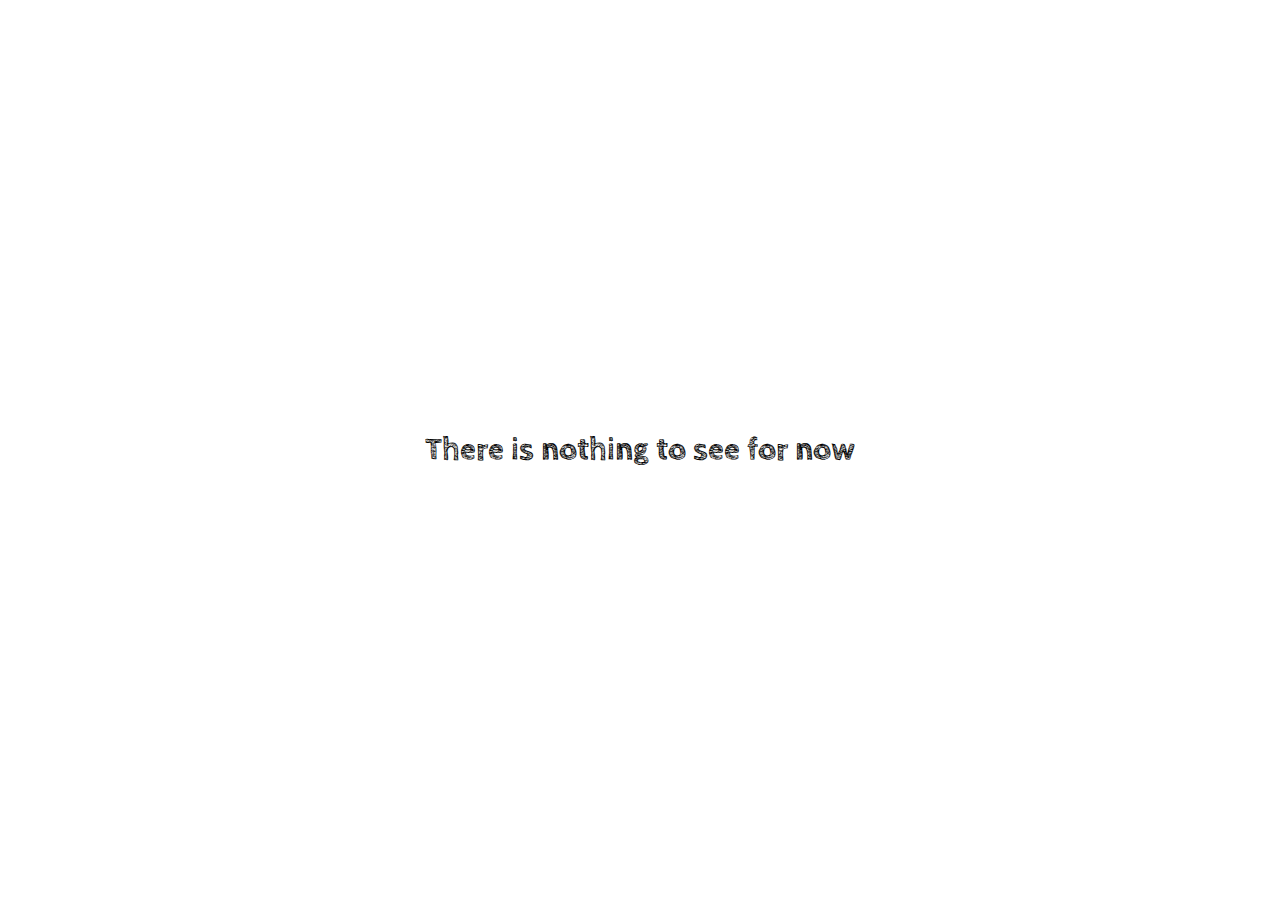
<file: index.html>
<!DOCTYPE html>
<html>

<head>

  <meta charset="UTF-8">

  <title>Vincenzo Minolfi</title>

  <!--<link href='http://fonts.googleapis.com/css?family=Roboto:400,700' rel='stylesheet' type='text/css'>-->
  <meta name="viewport" content="width=device-width,user-scalable=yes,initial-scale=1.0, minimum-scale=1.0, maximum-scale=2.0">

  <link href="https://fonts.googleapis.com/css?family=Cabin+Sketch|Special+Elite&display=swap" rel="stylesheet">

  <style>
    * {
      padding: 0;
      margin: 0;
    }
    body {
      display: flex;
      justify-content: center;
      align-items: center;

      font-size: 2rem;
      font-family: "Cabin Sketch";
      font-weight: bold;

      width: 100vw;
      height: 100vh;
    }
  </style>

</head>

<body>
  
  There is nothing to see for now

</body>

</html>
</file>
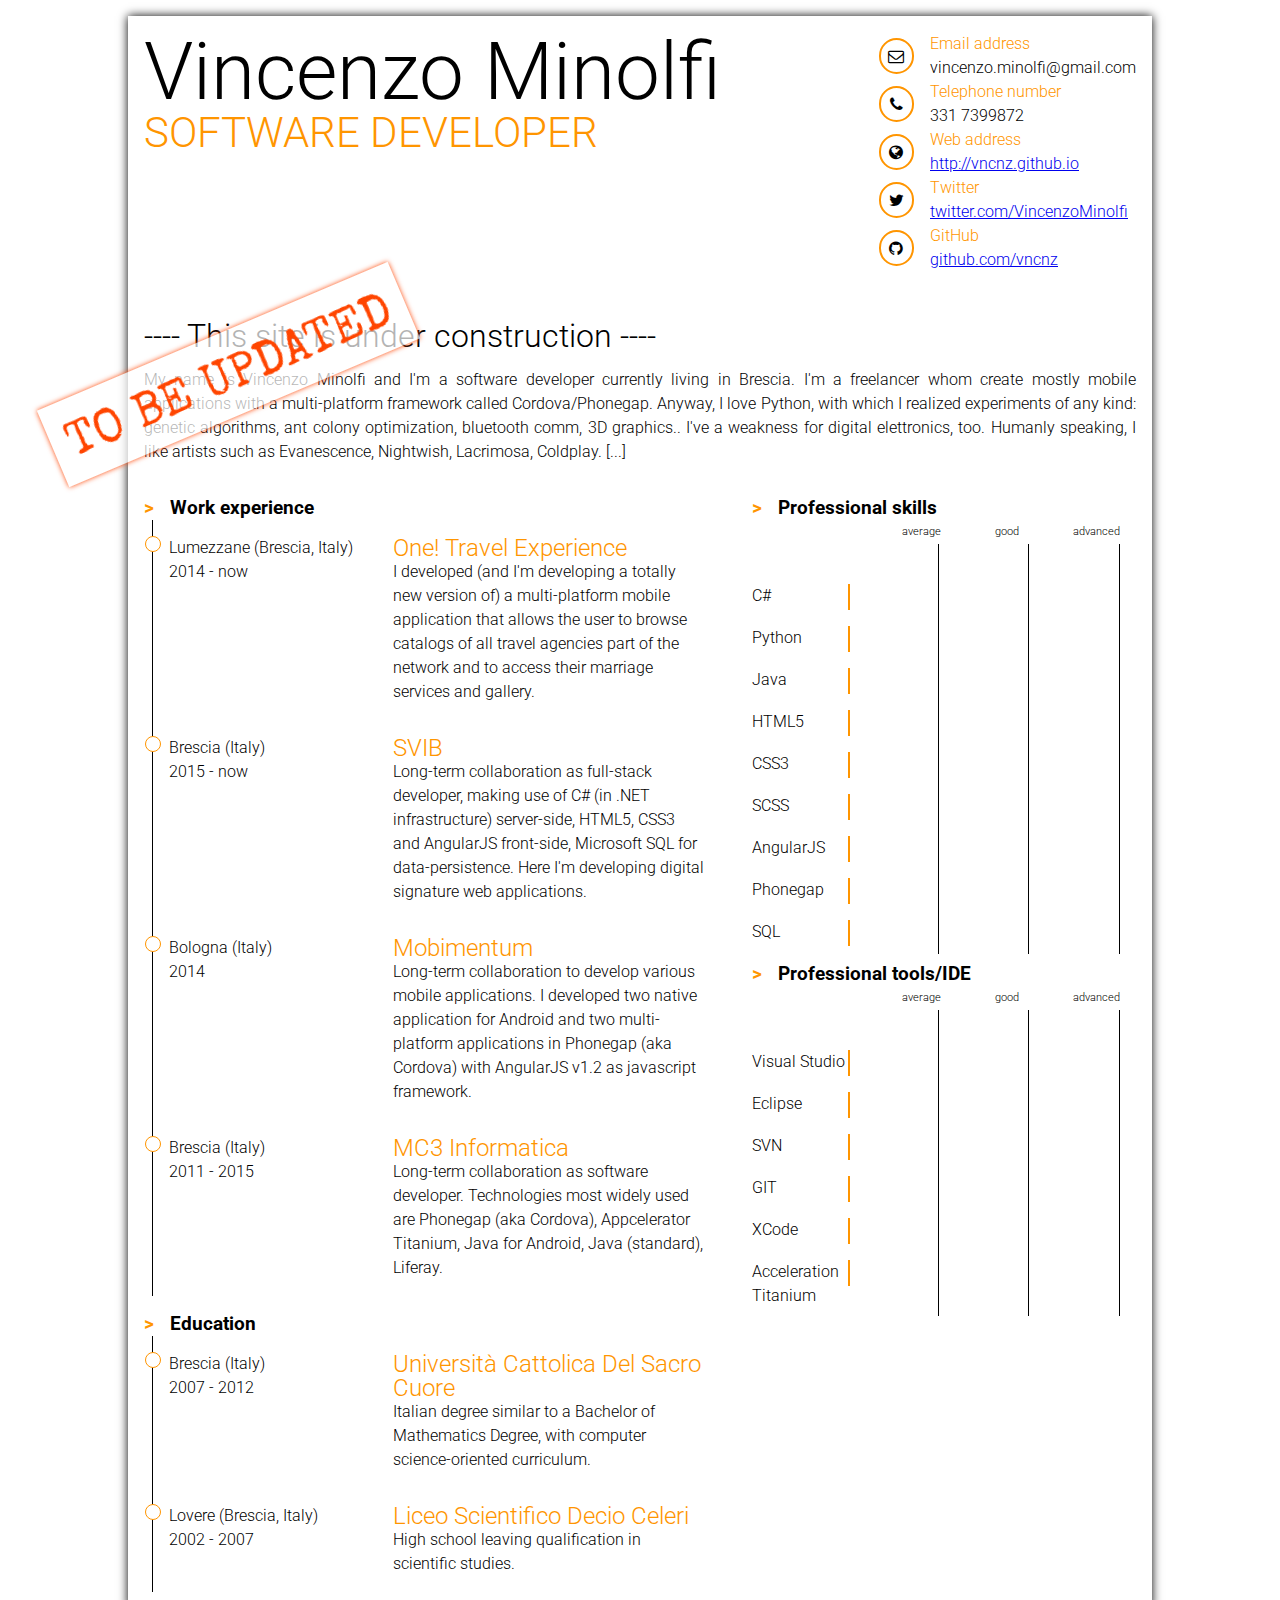
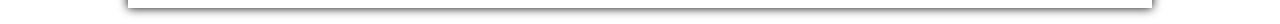
<file: index_old.html>
<!DOCTYPE html>
<html>

<head>

  <meta charset="UTF-8">

  <title>Vincenzo Minolfi</title>

  <!--<link href='http://fonts.googleapis.com/css?family=Roboto:400,700' rel='stylesheet' type='text/css'>-->

  <meta name="viewport" content="width=device-width,user-scalable=yes,initial-scale=1.0, minimum-scale=1.0, maximum-scale=2.0">

    <link rel="stylesheet" href="css/style.css" type="text/css" />
    <link rel="stylesheet" href="fontawesome430/css/font-awesome.min.css">

    <link href="https://fonts.googleapis.com/css?family=Cabin+Sketch|Special+Elite&display=swap" rel="stylesheet">

    <script src="js/prefixfree.js"></script>

    <style media="print">
    :root {
      font-size: 10pt;
    }
    .datesColumn {
      width: 200pt !important;
    }
    #graph-column {
      min-width: 180pt !important;
      width: 180pt !important;
    }
    </style>

</head>

<body>
  <!--<div id="rule"></div>-->
  <div id="main-content">
    <header>
      <div id="header-name">
        <div>Vincenzo Minolfi</div>
        <div>Software developer</div>
      </div>
      <ul id="contacts">
        <li>
          <i class="contact-icon fa fa-fw fa-envelope-o"></i>
          <div class="contact-description">
            <div class="contact-type">Email address</div>
            <div class="contact-value">vincenzo.minolfi@gmail.com</div>
          </div>
        </li>
        <li>
          <i class="contact-icon fa fa-fw fa-phone"></i>
          <div class="contact-description">
            <div class="contact-type">Telephone number</div>
            <div class="contact-value">331 7399872</div>
          </div>
        </li>
        <li>
          <i class="contact-icon fa fa-fw fa-globe"></i>
          <div class="contact-description">
            <div class="contact-type">Web address</div>
            <a class="contact-value" href="http://vncnz.github.io">http://vncnz.github.io</a>
          </div>
        </li>
        <li>
          <i class="contact-icon fa fa-fw fa-twitter"></i>
          <div class="contact-description">
            <div class="contact-type">Twitter</div>
            <a class="contact-value" href="http://twitter.com/VincenzoMinolfi" target="_blank">twitter.com/VincenzoMinolfi</a>
          </div>
        </li>
        <li>
          <i class="contact-icon fa fa-fw fa-github"></i>
          <div class="contact-description">
            <div class="contact-type">GitHub</div>
            <a class="contact-value" href="http://github.com/vncnz" target="_blank">github.com/vncnz</a>
          </div>
        </li>
      </ul>
    </header>

    
    
    
    
    <div id="man-description">
      <div id="man-description-short">
        ---- This site is under construction ----
      </div>
      <div id="man-description-long">
        My name is Vincenzo Minolfi and I&apos;m a software developer currently living in Brescia. I&apos;m a freelancer whom create mostly mobile applications with a multi-platform framework called Cordova/Phonegap. Anyway, I love Python, with which I realized experiments of any kind: genetic algorithms, ant colony optimization, bluetooth comm, 3D graphics.. I've a weakness for digital elettronics, too. Humanly speaking, I like artists such as Evanescence, Nightwish, Lacrimosa, Coldplay. [...]
      </div>
    </div>
    
    <div id="body-cv">
      <div id="text-column">
        <article id="work-experience" class="textual">
          <h3>Work experience</h3>
          <ul>
            <li>
              <div class="circle"></div>
              <div class="datesColumn where-and-when">
                <div>Lumezzane (Brescia, Italy)</div>
                <div>2014 - now</div>
              </div>
              <div class="what-and-how">
                <div class="what">One! Travel Experience</div>
                <div>
                  I developed (and I&apos;m developing a totally new version of) a multi-platform mobile application that allows the user to browse catalogs of all travel agencies part of the network and to access their marriage services and gallery.
                </div>
              </div>
            </li>
            <li>
              <div class="circle"></div>
              <div class="datesColumn where-and-when">
                <div>Brescia (Italy)</div>
                <div>2015 - now</div>
              </div>
              <div class="what-and-how">
                <div class="what">SVIB</div>
                <div>
                  Long-term collaboration as full-stack developer, making use of C# (in .NET infrastructure) server-side, HTML5, CSS3 and AngularJS front-side, Microsoft SQL for data-persistence. Here I&apos;m developing digital signature web applications.
                </div>
              </div>
            </li>

            <li>
              <div class="circle"></div>
              <div class="datesColumn where-and-when">
                <div>Bologna (Italy)</div>
                <div>2014</div>
              </div>
              <div class="what-and-how">
                <div class="what">Mobimentum</div>
                <div>
                  Long-term collaboration to develop various mobile applications. I developed two native application for Android and two multi-platform applications in Phonegap (aka Cordova) with AngularJS v1.2 as javascript framework.
                </div>
              </div>
            </li>

            <li>
              <div class="circle"></div>
              <div class="datesColumn where-and-when">
                <div>Brescia (Italy)</div>
                <div>2011 - 2015</div>
              </div>
              <div class="what-and-how">
                <div class="what">MC3 Informatica</div>
                <div>
                  Long-term collaboration as software developer. Technologies most widely used are Phonegap (aka Cordova), Appcelerator Titanium, Java for Android, Java (standard), Liferay.
                </div>
              </div>
            </li>
          </ul>
        </article>



        <article id="education-experience" class="textual">
          <h3>Education</h3>
          <ul>
            <li>
              <!--<i class="fa fa-fw fa-circle-o"></i>-->
              <div class="circle"></div>
              <div class="datesColumn where-and-when">
                <div>Brescia (Italy)</div>
                <div>2007 - 2012</div>
              </div>
              <div class="what-and-how">
                <div class="what">Universit&agrave; Cattolica Del Sacro Cuore</div>
                <div>
                  Italian degree similar to a Bachelor of Mathematics Degree, with computer science-oriented curriculum.
                </div>
              </div>
            </li>

            <li>
              <!--<i class="fa fa-fw fa-circle-o"></i>-->
              <div class="circle"></div>
              <div class="datesColumn where-and-when">
                <div>Lovere (Brescia, Italy)</div>
                <div>2002 - 2007</div>
              </div>
              <div class="what-and-how">
                <div class="what">Liceo Scientifico Decio Celeri</div>
                <div>
                  High school leaving qualification in scientific studies.
                </div>
              </div>
            </li>
          </ul>
        </article>

      </div>

      <div id="graph-column">
        <article id="professional-skills" class="graphic">
          <h3>Professional skills</h3>
          <div class="schema">
            <div class="schema-row">
              <div>&nbsp;</div>
              <div>average</div>
              <div>good</div>
              <div>advanced</div>
            </div>
            <div class="schema-row">
              <div>&nbsp;</div>
              <div>&nbsp;</div>
              <div>&nbsp;</div>
              <div>&nbsp;</div>
            </div>
          </div>
          <br/>
          <br/>
          <ul class="rects">
            <li>
              <div>C#</div>
              <div><div class="rect rect70">&nbsp;</div></div>
            </li>
            <li>
              <div>Python</div>
              <div><div class="rect rect70">&nbsp;</div></div>
            </li>
            <li>
              <div>Java</div>
              <div><div class="rect rect40">&nbsp;</div></div>
            </li>
            <li>
              <div>HTML5</div>
              <div><div class="rect rect80">&nbsp;</div></div>
            </li>
            <li>
              <div>CSS3</div>
              <div><div class="rect rect100">&nbsp;</div></div>
            </li>
            <li>
              <div>SCSS</div>
              <div><div class="rect rect40">&nbsp;</div></div>
            </li>
            <li>
              <div>AngularJS</div>
              <div><div class="rect rect80">&nbsp;</div></div>
            </li>
            <li>
              <div>Phonegap</div>
              <div><div class="rect rect90">&nbsp;</div></div>
            </li>
            <li>
              <div>SQL</div>
              <div><div class="rect rect40">&nbsp;</div></div>
            </li>
          </ul>
        </article>

        <article id="professional-skills" class="graphic">
          <h3>Professional tools/IDE</h3>
          <div class="schema">
            <div class="schema-row">
              <div>&nbsp;</div>
              <div>average</div>
              <div>good</div>
              <div>advanced</div>
            </div>
            <div class="schema-row">
              <div>&nbsp;</div>
              <div>&nbsp;</div>
              <div>&nbsp;</div>
              <div>&nbsp;</div>
            </div>
          </div>
          <br/>
          <br/>
          <ul class="rects">
            <li>
              <div>Visual Studio</div>
              <div><div class="rect rect40">&nbsp;</div></div>
            </li>
            <li>
              <div>Eclipse</div>
              <div><div class="rect rect50">&nbsp;</div></div>
            </li>
            <li>
              <div>SVN</div>
              <div><div class="rect rect60">&nbsp;</div></div>
            </li>
            <li>
              <div>GIT</div>
              <div><div class="rect rect50">&nbsp;</div></div>
            </li>
            <li>
              <div>XCode</div>
              <div><div class="rect rect40">&nbsp;</div></div>
            </li>
            
            <li>
              <div>Acceleration Titanium</div>
              <div><div class="rect rect60">&nbsp;</div></div>
            </li>
          </ul>
        </article>

      </div>
    
    </div>
    
  </div>

  <!--<div id="perfecttoprint">Perfect to print!</div>-->
  <div id="perfecttoprint">TO BE UPDATED</div>

</body>

</html>
</file>
<file: css/style.css>
@import url(http://fonts.googleapis.com/css?family=Roboto:100,300,700);
* {
  -webkit-box-sizing: border-box;
  -moz-box-sizing: border-box;
  box-sizing: border-box;
  margin: 0;
  padding: 0;
}

html {
  height: 100%;
}

body {
  font: 300 1em/1.5em 'Roboto', sans-serif;
  margin: 0;
  display: flex;
  flex-direction: row;
  justify-content: left;
}

#perfecttoprint {
  position: fixed;
  top: 37%;
  left: 3%;
  font-size: 3rem;
  transform: rotate(-23deg);
  line-height: 1.5;
  font-family: 'Special Elite', cursive;
  box-shadow: 0 0 5px orangered;

  background-color: rgba(255,255,255,0.7);
  padding: 0.7rem 1rem 0;
  color: orangered;
}

@media only screen and (min-width: 1024px) {
  #main-content {
    max-width: 1024px;
    margin: 1rem auto;
    box-shadow: 0 0 .6rem black;
    height: auto;
  }
}

header {
  display: flex;
  flex-direction: row;
  justify-content: space-between;
  width: 100%;
}

#header-name {
  margin: 1rem;
}

#header-name *:nth-child(1) {
  font-size: 500%;
  line-height: 100%;
}

#header-name *:nth-child(2) {
  font-size: 260%;
  line-height: 100%;
  text-transform: uppercase;
  color: #FF9500;
}

#contacts {
  list-style: none;
  margin: 1rem;
}

#contacts li {
  display: flex;
  flex-direction: row;
  align-items: center;
  margin: 0;
}

#contacts .contact-icon {
  display: block;
  width: 2.2rem;
  height: 2.2rem;
  line-height: 2.1rem;
  text-align: center;
  border: 2px solid #FF9500;
  border-radius: 50%;
  margin-right: 1rem;
  transition: border .8s .3s linear, color .8s linear, transform .5s linear;
}

#contacts li:hover .contact-icon {
  border-color: transparent;
  color: #FF9500;
  transform: scale(2.5);
  transition: border .8s linear, color .8s linear, transform .5s .3s linear;
}

#contacts .contact-type {
  color: #FF9500;
}

#man-description {
  margin: 1rem;
}

#man-description-long {
  text-align: justify;
}

#man-description-short {
  font-size: 200%;
  line-height: 200%;
}

#body-cv {
  display: flex;
  flex-direction: row;
}

#rule {
  position: fixed;
  top: 5px;
  height: 1rem;
  width: 60rem;
  background: black;
  z-index: 10000;
}

@media only screen and (max-width: 60rem) {
  #body-cv,
  header {
    flex-direction: column;
  }
}

#graph-column {
  min-width: 26rem;
}

article {
  margin: 1rem;
}

article h3:before {
  content: ">";
  font-weight: 700;
  margin-right: 1rem;
  color: #FF9500;
}

article ul {
  list-style: none;
  padding-left: 0;
  margin-left: 0;
}

article.textual li {
  border-left: 1px solid black;
  margin-left: .5rem;
  position: relative;
  display: flex;
}

article.textual li .circle {
  width: 1rem;
  height: 1rem;
  border-radius: 50%;
  border: 0.1rem solid #FF9500;
  background: white;
  position: absolute;
  top: 1rem;
  left: -.5rem;
}

article.textual li .where-and-when,
article.textual li .what-and-how {
  flex-direction: column;
  margin: 1rem;
}

article.textual li .what {
  font-size: 150%;
  color: #FF9500;
}

.datesColumn {
  flex: 0 0 12rem;
}

/*.grow30 {
  display: flex;
  flex-grow: 30;
}
.grow70 {
  display: flex;
  flex-grow: 70;
}*/
article.graphic {
  position: relative;
}

article.graphic li {
  margin-top: 1rem;
  margin-bottom: 1rem;
}

article.graphic li {
  display: flex;
  flex-direction: row;
  flex-wrap: wrap;
}

article.graphic li > div:nth-child(1),
article.graphic .schema-row > div:nth-child(1) {
  width: 6rem;
}

article.graphic li > div:nth-child(2) {
  flex-grow: 1;
  justify-content: flex-start;
}

.schema {
  width: 100%;
  height: 100%;
  position: absolute;
  z-index: -1;
  display: flex;
  flex-direction: column;
  flex-wrap: wrap;
  font-size: 70%;
  height: 100%;
  padding-right: 1rem;
}

.schema-row {
  display: flex;
  justify-content: space-between;
}

.schema-row:nth-child(2) {
  flex-grow: 1;
  padding-bottom: 1rem;
}

.schema-row:nth-child(2) > div:not(:nth-child(1)) {
  width: 1px;
  background: black;
}

.rect {
  border: 0.1rem solid #FF9500;
  background: white;
  opacity: 1;
  animation-fill-mode: both;
  max-width: 0;
}

@keyframes grow2 {
  from {
    max-width: 0;
  }
  to {
    max-width: 20%;
  }
}

.rect20 {
  animation: grow2 140ms 1 forwards;
  width: 20%;
}

@keyframes grow3 {
  from {
    max-width: 0;
  }
  to {
    max-width: 30%;
  }
}

.rect30 {
  animation: grow3 210ms 1 forwards;
  width: 30%;
}

@keyframes grow4 {
  from {
    max-width: 0;
  }
  to {
    max-width: 40%;
  }
}

.rect40 {
  animation: grow4 280ms 1 forwards;
  width: 40%;
}

@keyframes grow5 {
  from {
    max-width: 0;
  }
  to {
    max-width: 50%;
  }
}

.rect50 {
  animation: grow5 350ms 1 forwards;
  width: 50%;
}

@keyframes grow6 {
  from {
    max-width: 0;
  }
  to {
    max-width: 60%;
  }
}

.rect60 {
  animation: grow6 420ms 1 forwards;
  width: 60%;
}

@keyframes grow7 {
  from {
    max-width: 0;
  }
  to {
    max-width: 70%;
  }
}

.rect70 {
  animation: grow7 490ms 1 forwards;
  width: 70%;
}

@keyframes grow8 {
  from {
    max-width: 0;
  }
  to {
    max-width: 80%;
  }
}

.rect80 {
  animation: grow8 560ms 1 forwards;
  width: 80%;
}

@keyframes grow9 {
  from {
    max-width: 0;
  }
  to {
    max-width: 90%;
  }
}

.rect90 {
  animation: grow9 630ms 1 forwards;
  width: 90%;
}

@keyframes grow10 {
  from {
    max-width: 0;
  }
  to {
    max-width: 100%;
  }
}

.rect100 {
  animation: grow10 700ms 1 forwards;
  width: 100%;
}

.rects li:nth-child(0) .rect {
  animation-delay: 0s;
}

.rects li:nth-child(1) .rect {
  animation-delay: 0.2s;
}

.rects li:nth-child(2) .rect {
  animation-delay: 0.4s;
}

.rects li:nth-child(3) .rect {
  animation-delay: 0.6s;
}

.rects li:nth-child(4) .rect {
  animation-delay: 0.8s;
}

.rects li:nth-child(5) .rect {
  animation-delay: 1s;
}

.rects li:nth-child(6) .rect {
  animation-delay: 1.2s;
}

.rects li:nth-child(7) .rect {
  animation-delay: 1.4s;
}

.rects li:nth-child(8) .rect {
  animation-delay: 1.6s;
}

.rects li:nth-child(9) .rect {
  animation-delay: 1.8s;
}

.rects li:nth-child(10) .rect {
  animation-delay: 2s;
}

.rects li:nth-child(11) .rect {
  animation-delay: 2.2s;
}

.rects li:nth-child(12) .rect {
  animation-delay: 2.4s;
}

.rects li:nth-child(13) .rect {
  animation-delay: 2.6s;
}

.rects li:nth-child(14) .rect {
  animation-delay: 2.8s;
}

.rects li:nth-child(15) .rect {
  animation-delay: 3s;
}

.rects li:nth-child(16) .rect {
  animation-delay: 3.2s;
}

.rects li:nth-child(17) .rect {
  animation-delay: 3.4s;
}

.rects li:nth-child(18) .rect {
  animation-delay: 3.6s;
}

.rects li:nth-child(19) .rect {
  animation-delay: 3.8s;
}

.rects li:nth-child(20) .rect {
  animation-delay: 4s;
}

ul li {
  opacity: 0.3;
  @prefix (transition, opacity 1s ease);
}

ul li:nth-child(1) {
  @prefix (transition-delay, $i * 0.5s);
  opacity: 1;
}

ul li:nth-child(2) {
  @prefix (transition-delay, $i * 0.5s);
  opacity: 1;
}

ul li:nth-child(3) {
  @prefix (transition-delay, $i * 0.5s);
  opacity: 1;
}

ul li:nth-child(4) {
  @prefix (transition-delay, $i * 0.5s);
  opacity: 1;
}

ul li:nth-child(5) {
  @prefix (transition-delay, $i * 0.5s);
  opacity: 1;
}

ul li:nth-child(6) {
  @prefix (transition-delay, $i * 0.5s);
  opacity: 1;
}

ul li:nth-child(7) {
  @prefix (transition-delay, $i * 0.5s);
  opacity: 1;
}

ul li:nth-child(8) {
  @prefix (transition-delay, $i * 0.5s);
  opacity: 1;
}

ul li:nth-child(9) {
  @prefix (transition-delay, $i * 0.5s);
  opacity: 1;
}

ul li:nth-child(10) {
  @prefix (transition-delay, $i * 0.5s);
  opacity: 1;
}

ul li:nth-child(11) {
  @prefix (transition-delay, $i * 0.5s);
  opacity: 1;
}

ul li:nth-child(12) {
  @prefix (transition-delay, $i * 0.5s);
  opacity: 1;
}

ul li:nth-child(13) {
  @prefix (transition-delay, $i * 0.5s);
  opacity: 1;
}

ul li:nth-child(14) {
  @prefix (transition-delay, $i * 0.5s);
  opacity: 1;
}

ul li:nth-child(15) {
  @prefix (transition-delay, $i * 0.5s);
  opacity: 1;
}
</file>
